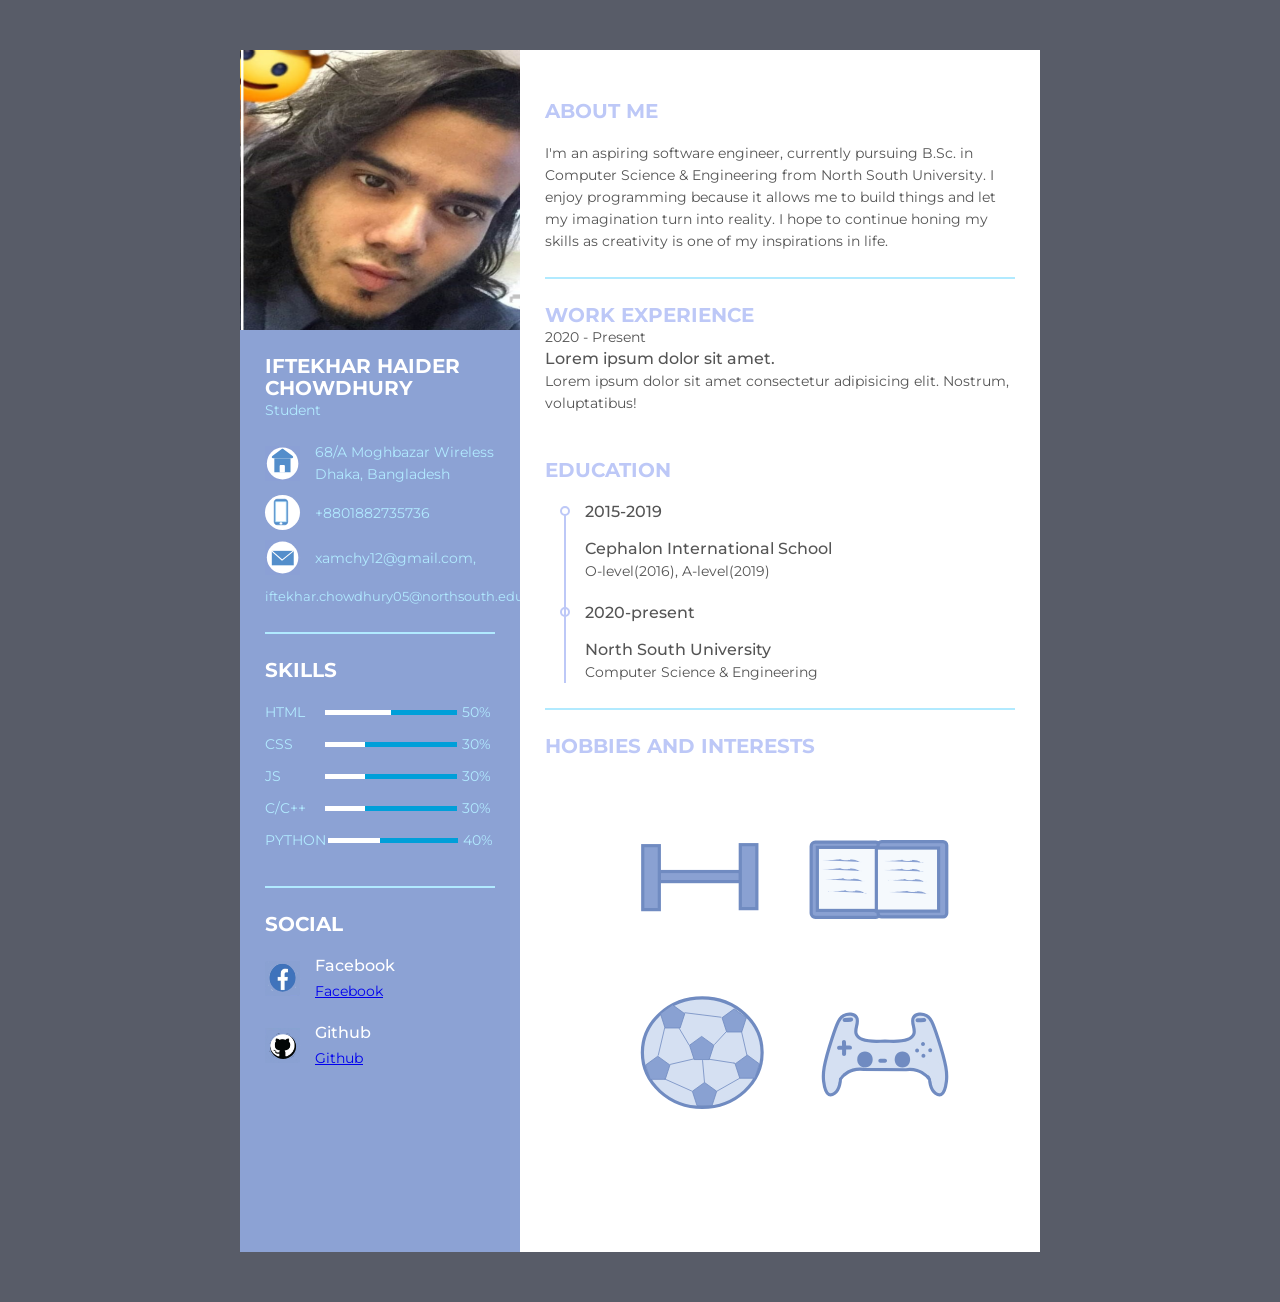
<file: index.html>
<!DOCTYPE html>
<html lang="en">
<head>
	<meta charset="UTF-8">
	<title>IFTEKHAR's Resume</title>
	<link rel="stylesheet" href="cssfile.css">
</head>
<body>

<div class="cv">
   <div class="cv_left">
     <div class="cv_profile">
       <img src="display_picture.jpg" alt="profile picture">
     </div>
     <div class="cv_content">
       <div class="cv_item cv_info">
         <div class="title">
           <p class="bold">IFTEKHAR HAIDER CHOWDHURY</p>
           <p class="regular">Student</p>
         </div>
         <ul>
           <li>
             <div class="icon">
              <img src="address.svg" alt="address">
             </div>
             <div class="data">
              68/A Moghbazar Wireless <br /> Dhaka, Bangladesh
             </div>
           </li>
           <li>
             <div class="icon">
              <img src="fone.svg" alt="phone">
             </div>
             <div class="data">
               +8801882735736
             </div>
           </li>
           <li>
             <div class="icon">
              <img src="mail.svg" alt="mail">
             </div>
             <div class="data">
                xamchy12@gmail.com,
             </div>
           </li>
           <li>
              <div class="data1">
                 iftekhar.chowdhury05@northsouth.edu
              </div>

           </li>
         </ul>
       </div>
       
       <div class="cv_item cv_skills">
         <div class="title">
           <p class="bold">skills</p>
         </div>
         <ul>
           <li>
             <div class="skill_name">
               HTML
             </div>
             <div class="skill_progress">
               <span style="width: 50%;"></span>
             </div>
             <div class="skill_per">50%</div>
           </li>
           <li>
             <div class="skill_name">
               CSS
             </div>
             <div class="skill_progress">
               <span style="width: 30%;"></span>
             </div>
             <div class="skill_per">30%</div>
           </li>
           <li>
             <div class="skill_name">
               JS
             </div>
             <div class="skill_progress">
               <span style="width: 30%;"></span>
             </div>
             <div class="skill_per">30%</div>
           </li>
           <li>
             <div class="skill_name">
               C/C++
             </div>
             <div class="skill_progress">
               <span style="width: 30%;"></span>
             </div>
             <div class="skill_per">30%</div>
           </li>
           <li>
             <div class="skill_name">
               PYTHON
             </div>
             <div class="skill_progress">
               <span style="width: 40%;"></span>
             </div>
             <div class="skill_per">40%</div>
           </li>
         </ul>
       </div>
       <div class="cv_item cv_social">
         <div class="title">
           <p class="bold">Social</p>
         </div>
         <ul>
           <li>
             <div class="icon">
              <img src="fb.svg" alt="fb">
             </div>
             <div class="data">
               <p class="semi-bold">Facebook</p>
               <a href="https://www.facebook.com/Khar.Haider">Facebook</a>
             </div>
           </li>
           <li>
           </li>
           <li>
            <ul>
              <li>
                <div class="icon">
                 <img src="ghub.svg" alt="ghub">
                </div>
                <div class="data">
                  <p class="semi-bold">Github</p>
                  <a href="https://github.com/Iftekhar1012">Github</a>
                </div>
              </li>
           </li>
         </ul>
       </div>
     </div>
  </div>
  <div class="cv_right">
    <div class="cv_item cv_about">
        <div class="title">
           <p class="bold">ABOUT ME</p>
         </div>
        <p>I'm an aspiring software engineer, currently pursuing B.Sc. in Computer Science & Engineering from North South University. I enjoy programming because it allows me to build things and let my imagination turn into reality. I hope to continue honing my skills as creativity is one of my inspirations in life. </p>
    </div>
    <div class="cv_item cv_work">
        <div class="title">
           <p class="bold">Work Experience</p>
              <div class="date">2020 - Present</div>
              <div class="info">
                     <p class="semi-bold">Lorem ipsum dolor sit amet.</p> 
                  <p>Lorem ipsum dolor sit amet consectetur adipisicing elit. Nostrum, voluptatibus!</p>
                </div>
            </li>
        </ul>
    </div>
    <div class="cv_item cv_education">
      <div class="title">
           <p class="bold">Education</p>
         </div>
      <ul>
            <li>
                <div class="date">2015-2019</div> 
                <div class="info">
                     <p class="semi-bold">Cephalon International School</p> 
                  <p>O-level(2016), A-level(2019)</p>
                </div>
            </li>
            <li>
              <div class="date">2020-present</div>
              <div class="info">
                     <p class="semi-bold">North South University</p> 
                  <p>Computer Science & Engineering</p>
                </div>
            </li>
        </ul>
    </div>
    <div class="cv_item cv_hobby">
      <div class="title">
           <p class="bold">HOBBIES AND INTERESTS</p>
         </div>
       <ul>
        <img height="400", width="600" src="icons2.svg" alt="hobby icons">
      </ul>
    </div>
  </div>
</div>

</body>
</html>
</file>
<file: cssfile.css>
@import url("https://fonts.googleapis.com/css?family=Montserrat:400,500,700&display=swap");

* {
  margin: 0;
  padding: 0;
  box-sizing: border-box;
  list-style: none;
  font-family: "Montserrat", sans-serif;
}

body {
  background: #585c68;
  font-size: 14px;
  line-height: 22px;
  color: #555555;
}

.bold {
  font-weight: 700;
  font-size: 20px;
  text-transform: uppercase;
}

.semi-bold {
  font-weight: 500;
  font-size: 16px;
}

.cv {
  width: 800px;
  height: auto;
  display: flex;
  margin: 50px auto;
}

.cv .cv_left {
  width: 280px;
  background: #8ca2d4;
}

.cv .cv_left .cv_profile {
  width: 100%;
  height: 280px;
}

.cv .cv_left .cv_profile img {
  width: 100%;
  height: 100%;
}

.cv .cv_left .cv_content {
  padding: 0 25px;
}

.cv .title {
  margin-bottom: 20px;
}

.cv .cv_left .bold {
  color: #fff;
}

.cv .cv_left .regular {
  color: #b1eaff;
}

.cv .cv_item {
  padding: 25px 0;
  border-bottom: 2px solid #b1eaff;
}

.cv .cv_left .cv_item:last-child,
.cv .cv_right .cv_item:last-child {
  border-bottom: 0px;
}

.cv .cv_left ul li {
  display: flex;
  margin-bottom: 10px;
  align-items: center;
}

.cv .cv_left ul li:last-child {
  margin-bottom: 0;
}

.cv .cv_left ul li .icon {
  width: 35px;
  height: 35px;
  background: #fff;
  color: #0bb5f4;
  border-radius: 50%;
  margin-right: 15px;
  font-size: 16px;
  position: relative;
}


.cv .icon i,
.cv .cv_right .cv_hobby ul li i {
  position: absolute;
  top: 50%;
  left: 50%;
  transform: translate(-50%, -50%);
}

.cv .cv_left ul li .data {
  color: #b1eaff;
}

.data1{
    color: #b1eaff;  
    font-size: small;
}




.cv .cv_left .cv_skills ul li {
  display: flex;
  margin-bottom: 10px;
  color: #b1eaff;
  justify-content: space-between;
  align-items: center;
}

.cv .cv_left .cv_skills ul li .skill_name {
  width: 25%;
}

.cv .cv_left .cv_skills ul li .skill_progress {
  width: 60%;
  margin: 0 5px;
  height: 5px;
  background: #009fd9;
  position: relative;
}

.cv .cv_left .cv_skills ul li .skill_per {
  width: 15%;
}

.cv .cv_left .cv_skills ul li .skill_progress span {
  position: absolute;
  top: 0;
  left: 0;
  height: 100%;
  background: #fff;
}

.cv .cv_left .cv_social .semi-bold {
  color: #fff;
  margin-bottom: 3px;
}

.cv .cv_right {
  width: 520px;
  background: #fff;
  padding: 25px;
}

.cv .cv_right .bold {
  color: #bdc8f7;
}

.cv .cv_right .cv_work ul,
.cv .cv_right .cv_education ul {
  padding-left: 40px;
  overflow: hidden;
}

.cv .cv_right ul li {
  position: relative;
}

.cv .cv_right ul li .date {
  font-size: 16px;
  font-weight: 500;
  margin-bottom: 15px;
}

.cv .cv_right ul li .info {
  margin-bottom: 20px;
}

.cv .cv_right ul li:last-child .info {
  margin-bottom: 0;
}

.cv .cv_right .cv_work ul li:before,
.cv .cv_right .cv_education ul li:before {
  content: "";
  position: absolute;
  top: 5px;
  left: -25px;
  width: 6px;
  height: 6px;
  border-radius: 50%;
  border: 2px solid #bdc8f7;
}

.cv .cv_right .cv_work ul li:after,
.cv .cv_right .cv_education ul li:after {
  content: "";
  position: absolute;
  top: 14px;
  left: -21px;
  width: 2px;
  height: 115px;
  background: #bdc8f7;
}

.cv .cv_right .cv_hobby ul {
  display: flex;
  justify-content: space-between;
}

.cv .cv_right .cv_hobby ul li {
  width: 80px;
  height: 80px;
  border: 2px solid #0bb5f4;
  border-radius: 50%;
  position: relative;
  color: #bdc8f7;
}

.cv .cv_right .cv_hobby ul li i {
  font-size: 30px;
}

.cv .cv_right .cv_hobby ul li:before {
  content: "";
  position: absolute;
  top: 40px;
  right: -52px;
  width: 50px;
  height: 2px;
  background: #bdc8f7;
}

.cv .cv_right .cv_hobby ul li:last-child:before {
  display: none;
}
</file>
